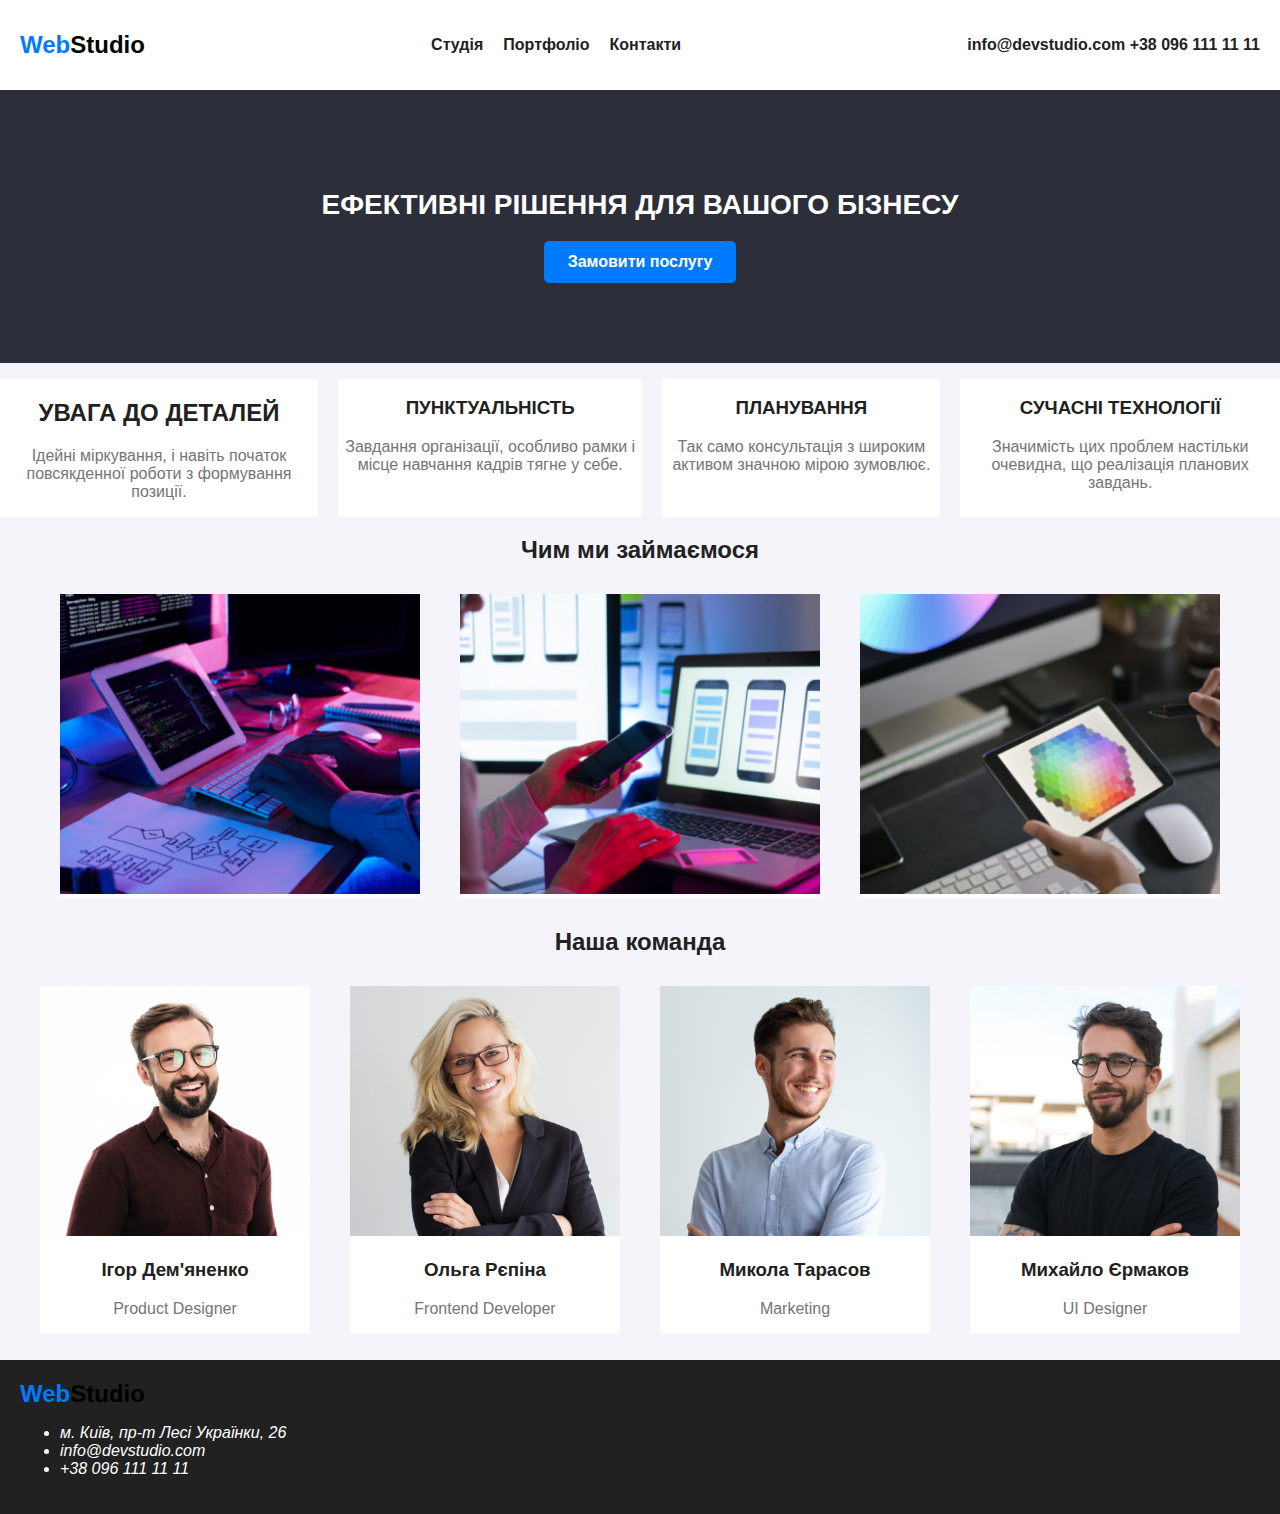
<file: index.html>
<!DOCTYPE html>
<html lang="en">
<head>
    <meta charset="UTF-8">
    <meta name="viewport" content="width=device-width, initial-scale=1.0">
    <meta name="description" content="WebStudio - сучасні рішення для вашого бізнесу.">
    <title>WebStudio</title>
    <link rel="stylesheet" href="./css/styles.css">
    <link rel="preconnect" href="https://fonts.googleapis.com">
<link rel="preconnect" href="https://fonts.gstatic.com" crossorigin>
<link href="https://fonts.googleapis.com/css2?family=Playwrite+IT+Moderna&display=swap" rel="stylesheet">
</head>
<body>
<header>
    <a href="#" class="logo"><span class="blue">Web</span><span class="black">Studio</span></a>
    <nav>
        <ul>
            <li><a href="#">Студія</a></li>
            <li><a href="#">Портфоліо</a></li>
            <li><a href="#">Контакти</a></li>
        </ul>
    </nav>
    <div>
        <a href="mailto:info@devstudio.com">info@devstudio.com</a>
        <a href="tel:+380961111111">+38 096 111 11 11</a>
    </div>
</header>

<main>
    <section>
        <section class="full-width-box">
            <h1>ЕФЕКТИВНІ РІШЕННЯ ДЛЯ ВАШОГО БІЗНЕСУ</h1>
            <a href="#" class="btn">Замовити послугу</a>
        </section>
        
    

    <section>
        <ul>
            <li>
                <h2>УВАГА ДО ДЕТАЛЕЙ</h2>
                <p>Ідейні міркування, і навіть початок повсякденної роботи з формування позиції.</p>
            </li>
            <li>
                <h3>ПУНКТУАЛЬНІСТЬ</h3>
                <p>Завдання організації, особливо рамки і місце навчання кадрів тягне у себе.</p>
            </li>
            <li>
                <h3>ПЛАНУВАННЯ</h3>
                <p>Так само консультація з широким активом значною мірою зумовлює.</p>
            </li>
            <li>
                <h3>СУЧАСНІ ТЕХНОЛОГІЇ</h3>
                <p>Значимість цих проблем настільки очевидна, що реалізація планових завдань.</p>
            </li>
        </ul>
    </section>

    <section class="section-center">
        <h2>Чим ми займаємося</h2>
        <ul>
            <li><img src="images/1ajj.jpg" alt="Tablet with keyboard" width="360" height="300"></li>
            <li><img src="images/2jjj.jpg" alt="Laptop" width="360" height="300"></li>
            <li><img src="images/3jjj.jpg" alt="Tablet" width="360" height="300"></li>
        </ul>
    </section>
    
    <section class="section-center">
        <h2>Наша команда</h2>
        <ul>
            <li>
                <img src="images/p1.jpg" alt="Фото Ігоря Дем'яненка" width="270" height="250">
                <h3>Ігор Дем'яненко</h3>
                <p>Product Designer</p> 
            </li>
            <li>
                <img src="images/p2.jpg" alt="Фото Ольги Рєпіної" width="270" height="250">
                <h3>Ольга Рєпіна</h3>
                <p>Frontend Developer</p> 
            </li>
            <li>
                <img src="images/p3.jpg" alt="Фото Миколи Тарасова" width="270" height="250">
                <h3>Микола Тарасов</h3>
                <p>Marketing</p> 
            </li>
            <li>
                <img src="images/p4.jpg" alt="Фото Михайла Єрмакова" width="270" height="250">
                <h3>Михайло Єрмаков</h3>
                <p>UI Designer</p> 
            </li>
        </ul>
    </section>
</main>

<footer>
    <a href="#" class="logo"><span class="blue">Web</span><span class="black">Studio</span></a>
    <address>
        <ul>
            <li><a href="м. Київ, пр-т Лесі Українки, 26">м. Київ, пр-т Лесі Українки, 26</a></li>
            <li><a href="mailto:info@devstudio.com">info@devstudio.com</a></li>
            <li><a href="tel:+380961111111">+38 096 111 11 11</a></li>
        </ul>
    </address>
</footer>
</body>
</html>
</file>
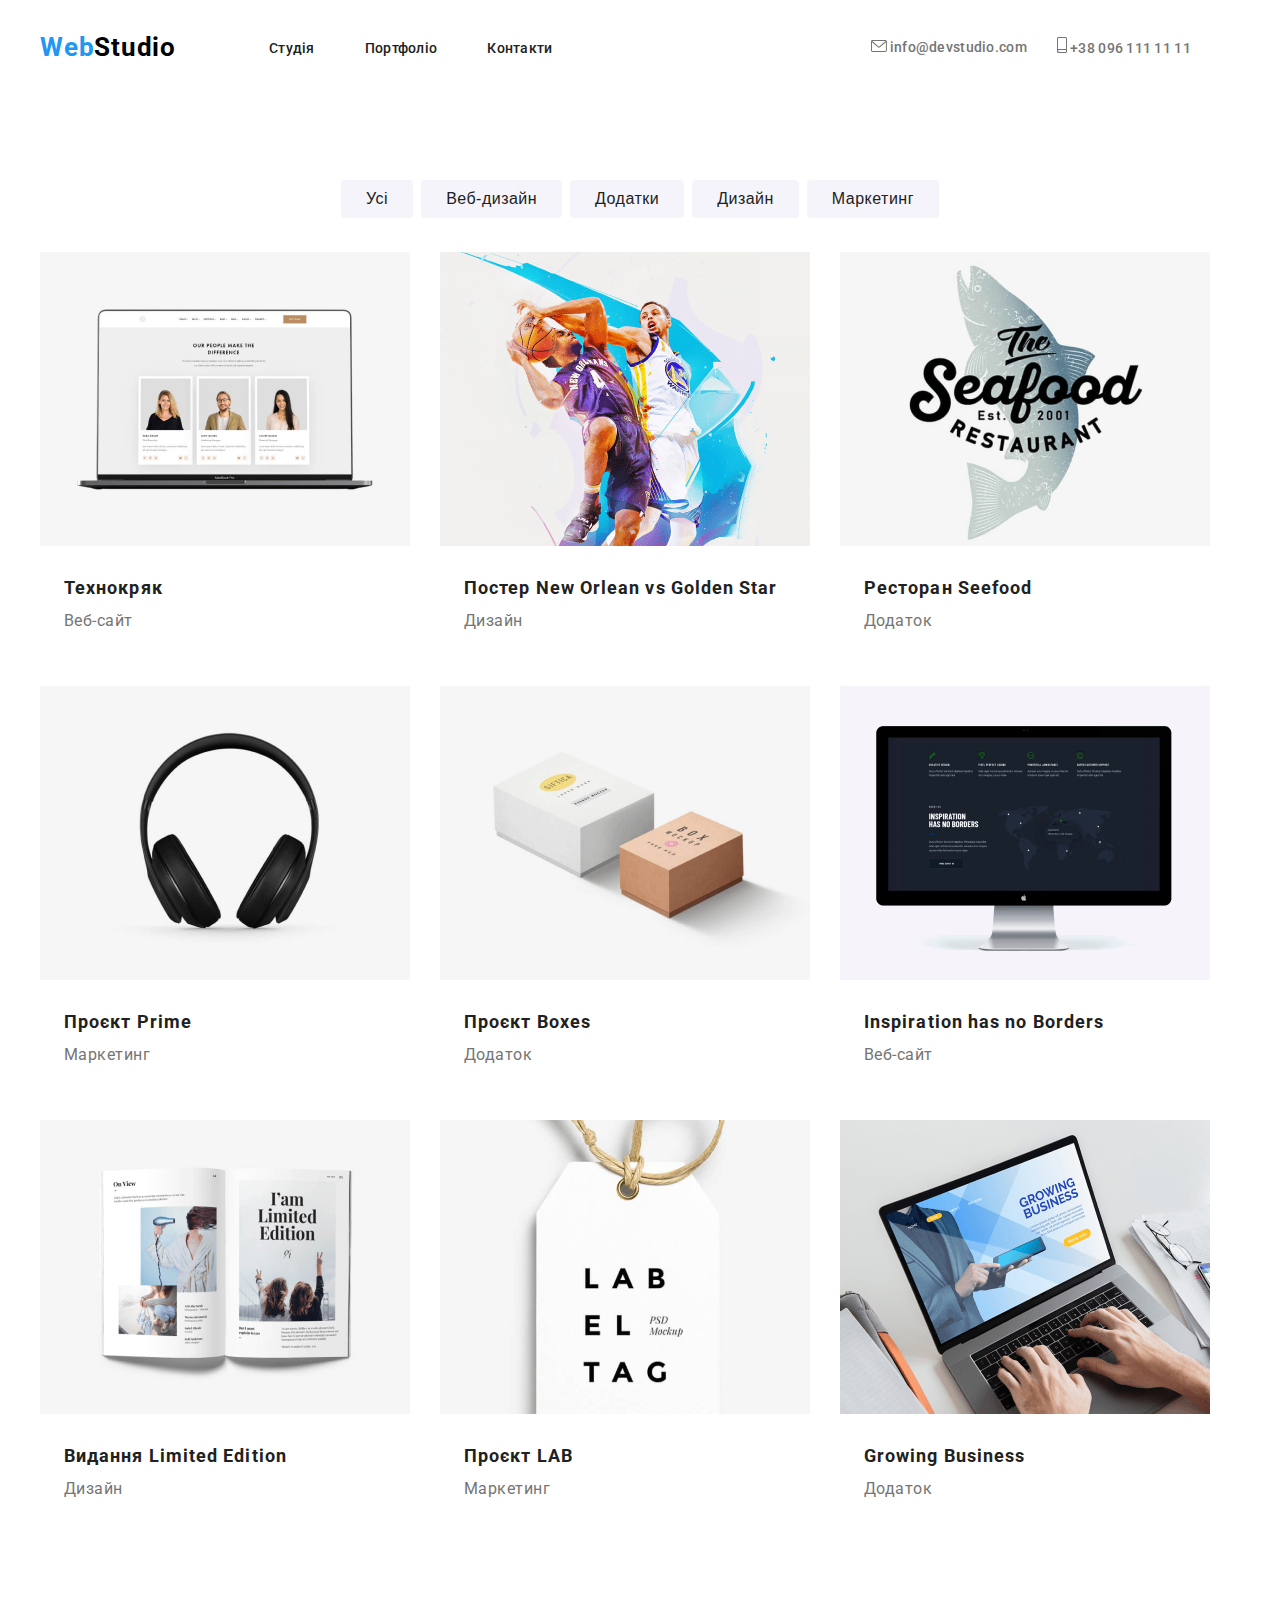
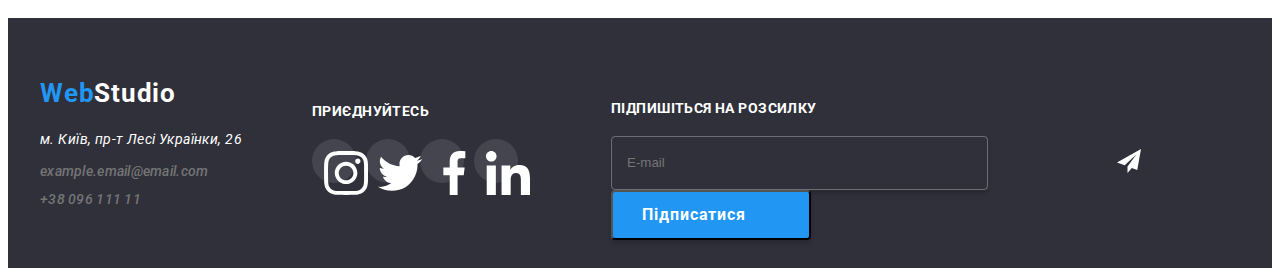
<file: portfolio.html>
<!DOCTYPE html>
<html lang="uk">
  <head>
    <meta charset="UTF-8" />
    <meta name="viewport" content="width=device-width, initial-scale=1.0" />
    <title>Portfolio</title>
    <link rel="stylesheet" href="css/portfolio.css" />
    <link rel="preconnect" href="https://fonts.googleapis.com" />
    <link rel="preconnect" href="https://fonts.gstatic.com" crossorigin />
    <link
      href="https://fonts.googleapis.com/css2?family=Raleway:wght@900&family=Roboto:wght@400;500;700;900&display=swap"
      rel="stylesheet"
    />
    <link
      rel="stylesheet"
      href="https://cdnjs.cloudflare.com/ajax/libs/modern-normalize/3.0.1/modern-normalize.min.css"
      integrity="sha512-q6WgHqiHlKyOqslT/lgBgodhd03Wp4BEqKeW6nNtlOY4quzyG3VoQKFrieaCeSnuVseNKRGpGeDU3qPmabCANg=="
      crossorigin="anonymous"
      referrerpolicy="no-referrer"
    />
    <link rel="stylesheet" href="./css/reset.css" />
  </head>
  <body>
    <header class="header">
      <div class="container header-position">
        <!-- Шапка сайту -->
        <a href="./" class="logo">Web<span class="studio">Studio</span></a>
        <nav class="nav">
          <ul class="nav-list">
            <li class="nav-list-item">
              <a href="./index.html" class="nav-list-link">Студія</a>
            </li>
            <li class="nav-list-item">
              <a href="./portfolio.html" class="nav-list-link">Портфоліо</a>
            </li>
            <li class="nav-list-item">
              <a href="#" class="nav-list-link">Контакти</a>
            </li>
          </ul>
        </nav>
        <ul class="contact-list">
          <li class="contact-list-item">
            <a href="mailto:info@devstudio" class="contact-email">
              <svg class="icon-envelope" width="16" height="12">
                <use href="./icons/symboldefs.svg#icon-envelope"></use>
              </svg>
              info@devstudio.com</a
            >
          </li>
          <li class="contact-list-item">
            <a href="tel:+380961111111" class="contact-tel">
              <svg class="icon-smartphone" width="10" height="16px">
                <use href="./icons/symboldefs.svg#icon-smartphone"></use>
              </svg>
              +38 096 111 11 11</a
            >
          </li>
        </ul>
      </div>
    </header>
    <main>
      <section class="card">
        <div class="container">
          <ul class="filter-list">
            <li class="filter-list-item">
              <button type="button" class="filter-button">Усі</button>
            </li>
            <li class="filter-list-item">
              <button type="button" class="filter-button">Веб-дизайн</button>
            </li>
            <li class="filter-list-item">
              <button type="button" class="filter-button">Додатки</button>
            </li>
            <li class="filter-list-item">
              <button type="button" class="filter-button">Дизайн</button>
            </li>
            <li class="filter-list-item">
              <button type="button" class="filter-button">Маркетинг</button>
            </li>
          </ul>
          <ul class="article-list">
            <li class="article-list-item">
              <article class="article-list-card">
                <div class="img-overlay">
                <img
                  src="./images/technokryak.png"
                  alt="Технокряк"
                  class="article-list-img"
                />
                <p class="text-overlay">
                  Ресурс пропонує комплексні пропозиції з різним рівнем
                  функціоналу та сервісів. Все це дозволить відвідувачу отримати
                  вичерпні відомості про компанію чи приватну особу.
                </p>
              </div>
                <h3 class="article-list-title">Технокряк</h3>
                <p class="article-list-text">Веб-сайт</p>
              </article>
            </li>
            <li class="article-list-item">
              <article class="article-list-card">
                <div class="img-overlay">
                <img
                  src="./images/poster.png"
                  alt="Постер New Orlean vs Golden Star"
                  class="article-list-img"
                />
                <p class="text-overlay">
                  Ресурс пропонує комплексні пропозиції з різним рівнем
                  функціоналу та сервісів. Все це дозволить відвідувачу отримати
                  вичерпні відомості про компанію чи приватну особу.
                </p>
              </div>
                <h3 class="article-list-title">
                  Постер New Orlean vs Golden Star
                </h3>
                <p class="article-list-text">Дизайн</p>
              </article>
            </li>
            <li class="article-list-item">
              <article class="article-list-card">
                <div class="img-overlay">
                <img
                  src="./images/seafood.png"
                  alt="Ресторан Seefood"
                  class="article-list-img"
                />
                <p class="text-overlay">
                  Ресурс пропонує комплексні пропозиції з різним рівнем
                  функціоналу та сервісів. Все це дозволить відвідувачу отримати
                  вичерпні відомості про компанію чи приватну особу.
                </p>
              </div>
                <h3 class="article-list-title">Ресторан Seefood</h3>
                <p class="article-list-text">Додаток</p>
              </article>
            </li>
            <li class="article-list-item">
              <article class="article-list-card">
                <div class="img-overlay">
                <img
                  src="./images/headphones.png"
                  alt="Проєкт Prime"
                  class="article-list-img"
                />
                <p class="text-overlay">
                  Ресурс пропонує комплексні пропозиції з різним рівнем
                  функціоналу та сервісів. Все це дозволить відвідувачу отримати
                  вичерпні відомості про компанію чи приватну особу.
                </p>
              </div>
                <h3 class="article-list-title">Проєкт Prime</h3>
                <p class="article-list-text">Маркетинг</p>
              </article>
            </li>
            <li class="article-list-item">
              <article class="article-list-card">
                <div class="img-overlay">
                <img
                  src="./images/boxes.png"
                  alt="Проєкт Boxes"
                  class="article-list-img"
                />
                <p class="text-overlay">
                  Ресурс пропонує комплексні пропозиції з різним рівнем
                  функціоналу та сервісів. Все це дозволить відвідувачу отримати
                  вичерпні відомості про компанію чи приватну особу.
                </p>
              </div>
                <h3 class="article-list-title">Проєкт Boxes</h3>
                <p class="article-list-text">Додаток</p>
              </article>
            </li>
            <li class="article-list-item">
              <article class="article-list-card">
                <div class="img-overlay">
                <img
                  src="./images/inspiration.png"
                  alt="Inspiration has no Borders"
                  class="article-list-img"
                />
                <p class="text-overlay">
                  Ресурс пропонує комплексні пропозиції з різним рівнем
                  функціоналу та сервісів. Все це дозволить відвідувачу отримати
                  вичерпні відомості про компанію чи приватну особу.
                </p>
              </div>
                <h3 class="article-list-title">Inspiration has no Borders</h3>
                <p class="article-list-text">Веб-сайт</p>
              </article>
            </li>
            <li class="article-list-item">
              <article class="article-list-card">
                <div class="img-overlay">
                <img
                  src="./images/jornal.png"
                  alt="Видання Limited Edition"
                  class="article-list-img"
                />
                <p class="text-overlay">
                  Ресурс пропонує комплексні пропозиції з різним рівнем
                  функціоналу та сервісів. Все це дозволить відвідувачу отримати
                  вичерпні відомості про компанію чи приватну особу.
                </p>
              </div>
                <h3 class="article-list-title">Видання Limited Edition</h3>
                <p class="article-list-text">Дизайн</p>
              </article>
            </li>
            <li class="article-list-item">
              <article class="article-list-card">
                <div class="img-overlay">
                <img
                  src="./images/lab.png"
                  alt="Проєкт LAB"
                  class="article-list-img"
                />
                <p class="text-overlay">
                  Ресурс пропонує комплексні пропозиції з різним рівнем
                  функціоналу та сервісів. Все це дозволить відвідувачу отримати
                  вичерпні відомості про компанію чи приватну особу.
                </p>
              </div>
                <h3 class="article-list-title">Проєкт LAB</h3>
                <p class="article-list-text">Маркетинг</p>
              </article>
            </li>
            <li class="article-list-item">
              <article class="article-list-card">
                <div class="img-overlay">
                <img
                  src="./images/business.png"
                  alt="Growing Business"
                  class="article-list-img"
                />
                <p class="text-overlay">
                  Ресурс пропонує комплексні пропозиції з різним рівнем
                  функціоналу та сервісів. Все це дозволить відвідувачу отримати
                  вичерпні відомості про компанію чи приватну особу.
                </p>
              </div>
                <h3 class="article-list-title">Growing Business</h3>
                <p class="article-list-text">Додаток</p>
              </article>
            </li>
          </ul>
        </div>
      </section>
    </main>
    <footer>
      <div class="container footer-position">
        <div>
          <!-- Лого -->
          <a href="./index.html" class="logo"
            >Web<span class="studio1">Studio</span></a
          >
          <!-- Контактна інформація -->
          <address class="address-position">
            <ul>
              <li>
                <p class="oficce-address">м. Київ, пр-т Лесі Українки, 26</p>
              </li>
              <li class="address-link">
                <a href="mailto:example.email@email.com" class="contact"
                  >example.email@email.com</a
                >
              </li>
              <li class="address-link">
                <a href="tel:+380961111111" class="contact">+38 096 111 11</a>
              </li>
            </ul>
          </address>
        </div>
        <div class="social-section">
          <h3 class="social-text">приєднуйтесь</h3>
          <ul class="social-list">
            <li class="footer-circle">
              <a href="#">
                <svg class="icon-footer">
                  <use href="./icons/symboldefs.svg#icon-instagram"></use>
                </svg>
              </a>
            </li>
            <li class="footer-circle">
              <a href="#">
                <svg class="icon-footer" width="20" height="20">
                  <use href="./icons/symboldefs.svg#icon-twitter"></use>
                </svg>
              </a>
            </li>
            <li class="footer-circle">
              <a href="#">
                <svg class="icon-footer" width="20" height="20">
                  <use href="./icons/symboldefs.svg#icon-facebook"></use>
                </svg>
              </a>
            </li>
            <li class="footer-circle">
              <a href="#">
                <svg class="icon-footer" width="20" height="20">
                  <use href="./icons/symboldefs.svg#icon-linkedin"></use>
                </svg>
              </a>
            </li>
          </ul>
        </div>
        <div class="subscribe">
            <h3 class="subscribe-title">Підпишіться на розсилку</h3>
            <div class="subscribe-position">
              <label for="" class="subscribe-label">
                <input type="email" placeholder="E-mail" class="subscribe-input">
               </label>
               <button type="button" class="subscribe-button">
                  Підписатися
               </button>
               <svg class="icon-send" width="24" height="24">
                <use href="./icons/symboldefs.svg#icon-send"></use>
              </svg>
            </div>          
        </div>
      </div>
    </footer>
  </body>
</html>
</file>
<file: css/styles.css>
:root {
  --primary-color: #2196F3;
  --secondary-color: #757575;
  --dark-color: #212121;
  --light-color: #FFFFFF;
  --bg-color: #F5F4FA;
  --blue-color: #007BFF;
  --black-color: #000;
  --background-dark: #2C2C3A;
  --white-color: #FFFFFF;
}

body {
  margin: 0;
  font-family: Arial, sans-serif;
  background-color: var(--background-dark);
  color: var(--white-color);

}
a:hover {
  color: blue;
}


header {
  display: flex;
  justify-content: space-between;
  align-items: center;
  padding: 20px;
  background-color: var(--background-dark);
}

.logo {
  font-size: 24px;
  font-weight: bold;
}

.logo .blue {
  color: var(--blue-color);
}

.logo .black {
  color: var(--black-color);
}
.section-center {
  text-align: center;
}

.section-center ul {
  display: flex;
  justify-content: center;
  flex-wrap: wrap;
  padding: 0;
  list-style: none;
}

.section-center ul li {
  margin: 10px;
}

.hero-section {
  display: flex;
  flex-direction: column;
  justify-content: center;
  align-items: center;
  height: 300px; /* Задайте відповідний розмір */
  background-color: var(--background-dark);
  text-align: center;
  display: inline-block;
  padding: 10px 20px;
  color: var(--white-color);
  text-decoration: none;
  font-size: 16px;
  
}

.hero-section h1 {
  font-size: 24px;
  font-weight: bold;
  margin-bottom: 20px;
}

.hero-section a {
  display: inline-block;
  padding: 10px 20px;
  background-color: var(--blue-color);
  color: var(--white-color);
  text-decoration: none;
  font-size: 16px;
  border-radius: 5px;
}

.hero-section a:hover {
  background-color: #0056b3; 
}


body {
  font-family: Arial, sans-serif;
  color: var(--dark-color);
  background-color: var(--bg-color);
  margin: 0;
  padding: 0;
}


header {
  background-color: var(--light-color);
  padding: 20px;
  display: flex;
  justify-content: space-between;
  align-items: center;
}

header a {
  text-decoration: none;
  color: var(--dark-color);
  font-weight: bold;
}

nav ul {
  list-style: none;
  display: flex;
  gap: 20px;
  padding: 0;
  
}

nav ul li a {
  color: var(--dark-color);
  text-decoration: none;
}


section {
  padding: 0;
  margin: 0;
}

.full-width-box {
  background-color: #2C2E3A; /* Темно-сірий/чорний фон */
  width: 100vw; /* Робить блок на всю ширину екрану */
  padding: 80px 0; /* Внутрішній відступ */
  text-align: center;
}

h1 {
  color: white; /* Білий текст */
  font-size: 28px;
  font-weight: bold;
  text-transform: uppercase;
  margin-bottom: 20px;
}

.btn {
  display: inline-block;
  padding: 12px 24px;
  background-color: #007BFF; /* Синій фон кнопки */
  color: #FFFFFF; /* Білий текст */
  text-decoration: none;
  font-size: 16px;
  font-weight: bold;
  border-radius: 5px;
  border: none;
  cursor: pointer;
  transition: background-color 0.3s ease;
}


 h2, h3 {
  color: var(--dark-color);
  text-align: center;
}

p {
  color: var(--secondary-color);
}


section ul {
  list-style: none;
  display: flex;
  gap: 20px;
  padding: 0;
}

section ul li {
  text-align: center;
  background-color: var(--light-color);
  
  
}


footer {
  background-color: var(--dark-color);
  color: var(--light-color);
  padding: 20px;
}

footer a {
  color: var(--light-color);
  text-decoration: none;
}
</file>
<file: css/portfolio.css>
:root {
  --font-family: "Roboto", sans-serif;
  --second-family: "Raleway", sans-serif;
  --main-text-font-weight: 700;
  --main-title-font-weight: 900;
  --main-text-color: #757575;
  --main-background: #ffffff;
  --title-line-hight: 36px;
}
body {
  font-weight: 700;
  font-family: var(--font-family);
  color: #212121;
  font-size: 16px;
}
.container {
  width: 1200px;
  margin-left: auto;
  margin-right: auto;
  padding-left: 15px;
  padding-right: 15px;
}
.header-position {
  display: flex;
  align-items: center;
}
.card {
  margin-bottom: 94px;
}
/* header */
header{
  padding-top: 24px;
  padding-bottom: 24px;
}
.logo{
  font-size: 26px;
  letter-spacing: 0.03em;
  color: #2196f3;
}
.studio{
  color: #000;
}
.nav-list{
  margin-left: 93px;
}
.nav-list-item{
  position: relative;
}
.nav-list-link{
font-weight: 500;
font-size: 14px;
letter-spacing: 0.02em;
color: #212121;
transition-property: color;
transition-duration: 250ms;
transition-timing-function: cubic-bezier(0.4, 0, 0.2, 1);
}
.nav-list-link:hover::after{
content: '';
display: block;
position: absolute;
width: 100%;
height: 4px;
border-radius: 2px;
background-color: #2196f3;
top: 44px;
}
.nav-list{
  display: flex;
  flex-direction: row;
  column-gap: 50px;
}
.contact-list{
  display: flex;
  flex-direction: row;
  column-gap: 30px;
}
.nav-list-link:hover{
  color: #2196f3;
}
.contact-list{
margin-left: 318px
}
.contact, .contact-email, .contact-tel{
  font-weight: 500;
  font-size: 14px;
  letter-spacing: 0.02em;
  color: #757575;
  transition-property: color;
  transition-duration: 250ms;
  transition-timing-function: cubic-bezier(0.4, 0, 0.2, 1);
}
.contact-tel:hover .icon-smartphone{
  fill: #2196f3;
}
.icon-smartphone{
  fill: #757575;
  transition-property: fill;
  transition-duration: 250ms;
  transition-timing-function: cubic-bezier(0.4, 0, 0.2, 1);
}
.contact-email:hover .icon-envelope{
  fill: #2196f3;
}
.icon-envelope{
  fill: #757575;
  transition-property: fill;
  transition-duration: 250ms;
  transition-timing-function: cubic-bezier(0.4, 0, 0.2, 1);
}
.contact-email:hover, .contact-tel:hover{
  color: #2196f3;
}
.contact:hover{
     color: #2196f3;
}
/* main */
.filter-list {
  display: flex;
  justify-content: center;
  column-gap: 8px;
}
.filter-button {
  font-weight: 500;
  font-size: 16px;
  line-height: 162%;
  letter-spacing: 0.03em;
  text-align: center;
  color: #212121;
  margin-top: 94px;
  margin-bottom: 34px;
  padding: 6px 25px;
  border: 1px;
  background-color: #f5f4fa;
  border-radius: 4px;
}
.filter-button:hover {
  background-color: #2196f3;
  box-shadow: 0 2px 2px 0 rgba(0, 0, 0, 0.12), 0 1px 2px 0 rgba(0, 0, 0, 0.08),
    0 3px 1px 0 rgba(0, 0, 0, 0.1);
  color: #ffffff;
}
.article-list {
  display: flex;
  flex-wrap: wrap;
  column-gap: 30px;
  row-gap: 30px;
}
.articlr-list-card {
  flex-basis: calc((100% - 2 * 30px) / 3);
}
.article-list-item:hover {
  box-shadow: 1px 4px 6px 0 rgba(0, 0, 0, 0.16), 0 4px 4px 0 rgba(0, 0, 0, 0.06),
    0 1px 1px 0 rgba(0, 0, 0, 0.12);
}
.img-overlay{
  position: relative;
  overflow: hidden;
}
.text-overlay{
  position: absolute;
  top: 0;
  left: 0;
  font-family: var(--font-family);
  font-weight: 400;
  font-size: 18px;
  line-height: 1.56;
  letter-spacing: 0.03em;
  transform: translateY(102%);
  color: #fff;
  background-color: rgba(33, 150, 243, 0.9);
  padding: 63px 24px;
  transition-property: transform;
  transition-duration: 250ms;
  transition-timing-function: cubic-bezier(0.4, 0, 0.2, 1);
}
.img-overlay:hover .text-overlay{
  transform: translateY(0);
}
.article-list-title {
  font-size: 18px;
  line-height: 200%;
  letter-spacing: 0.06em;
  margin-top: 20px;
  margin-left: 24px;
}
.article-list-text {
  font-weight: 400;
  font-size: 16px;
  line-height: 187%;
  letter-spacing: 0.03em;
  color: #757575;
  margin-left: 24px;
  margin-bottom: 20px;
}
/* footer */
footer{
  background-color: #2F303A;
  padding-top: 60px;
  padding-bottom: 60px;
 }
 .footer-position{
    display: flex;
    align-items: center;
 }
 .footer{
  width: 1200px;
  margin-left: auto;
  margin-right: auto;
}
.address-position{
    margin-top: 20px;
}
.address-link{
    margin-top: 9px;
}
.studio1{
    color: #fff;
    margin-bottom: 20px;
}
.oficce-address{
    font-weight: 400;
    font-size: 14px;
    line-height: 1.71;
    letter-spacing: 0.03em;
    color: #fff;
}
.social-section{
    margin-left: 70px;
    height: 80px;
    width: 206px;
}
.social-list{
    display: flex;
}
.social-text{
    margin-bottom: 20px;
    font-family: var(--font-family);
    font-weight: 700;
    font-size: 14px;
    letter-spacing: 0.03em;
    text-transform: uppercase;
    color: #fff;
}
.footer-circle{
   border-radius: 50%;
   background-color: rgba(255, 255, 255, 0.1);
   width: 44px;
   height: 44px;
   margin-right: 10px;
   transition-property: background-color;
   transition-duration: 250ms;
   transition-timing-function: cubic-bezier(0.4, 0, 0.2, 1);
}
.footer-circle:hover{
    background-color: #2196F3;
}
.icon-footer{
   padding: 12px;
   fill: #FFFFFF;
   width: 44px;
   height: 44px;
}
.subscribe{
   width: 570px;
   height: 86px;
   margin-left: 93px;
}
.subscribe-title{
    margin-bottom: 20px;
    font-family: var(--font-family);
    font-weight: 700;
    font-size: 14px;
    letter-spacing: 0.03em;
    text-transform: uppercase;
    color: #fff;
}
.subscribe-position{
    position: relative;
}
.subscribe-input{
   border: 1px solid rgba(255, 255, 255, 0.3);
   border-radius: 4px;
   width: 358px;
   height: 50px;
   box-shadow: 0 4px 4px 0 rgba(0, 0, 0, 0.15);
   background: rgba(33, 150, 243, 0);
   padding-left: 15px;
}
.subscribe-button{
    border-radius: 4px;
    width: 200px;
    height: 50px; 
    padding-left: 28px;
    padding-right: 62px;
    box-shadow: 0 4px 4px 0 rgba(0, 0, 0, 0.15);
    background: #2196f3;
    font-family: var(--font-family);
    font-weight: 700;
    font-size: 16px;
    line-height: 187%;
    letter-spacing: 0.06em;
    color: #fff;
}
.icon-send{
    position: absolute;
    top: 13px;
    right: 40px;
    fill: #fff;
}
</file>
